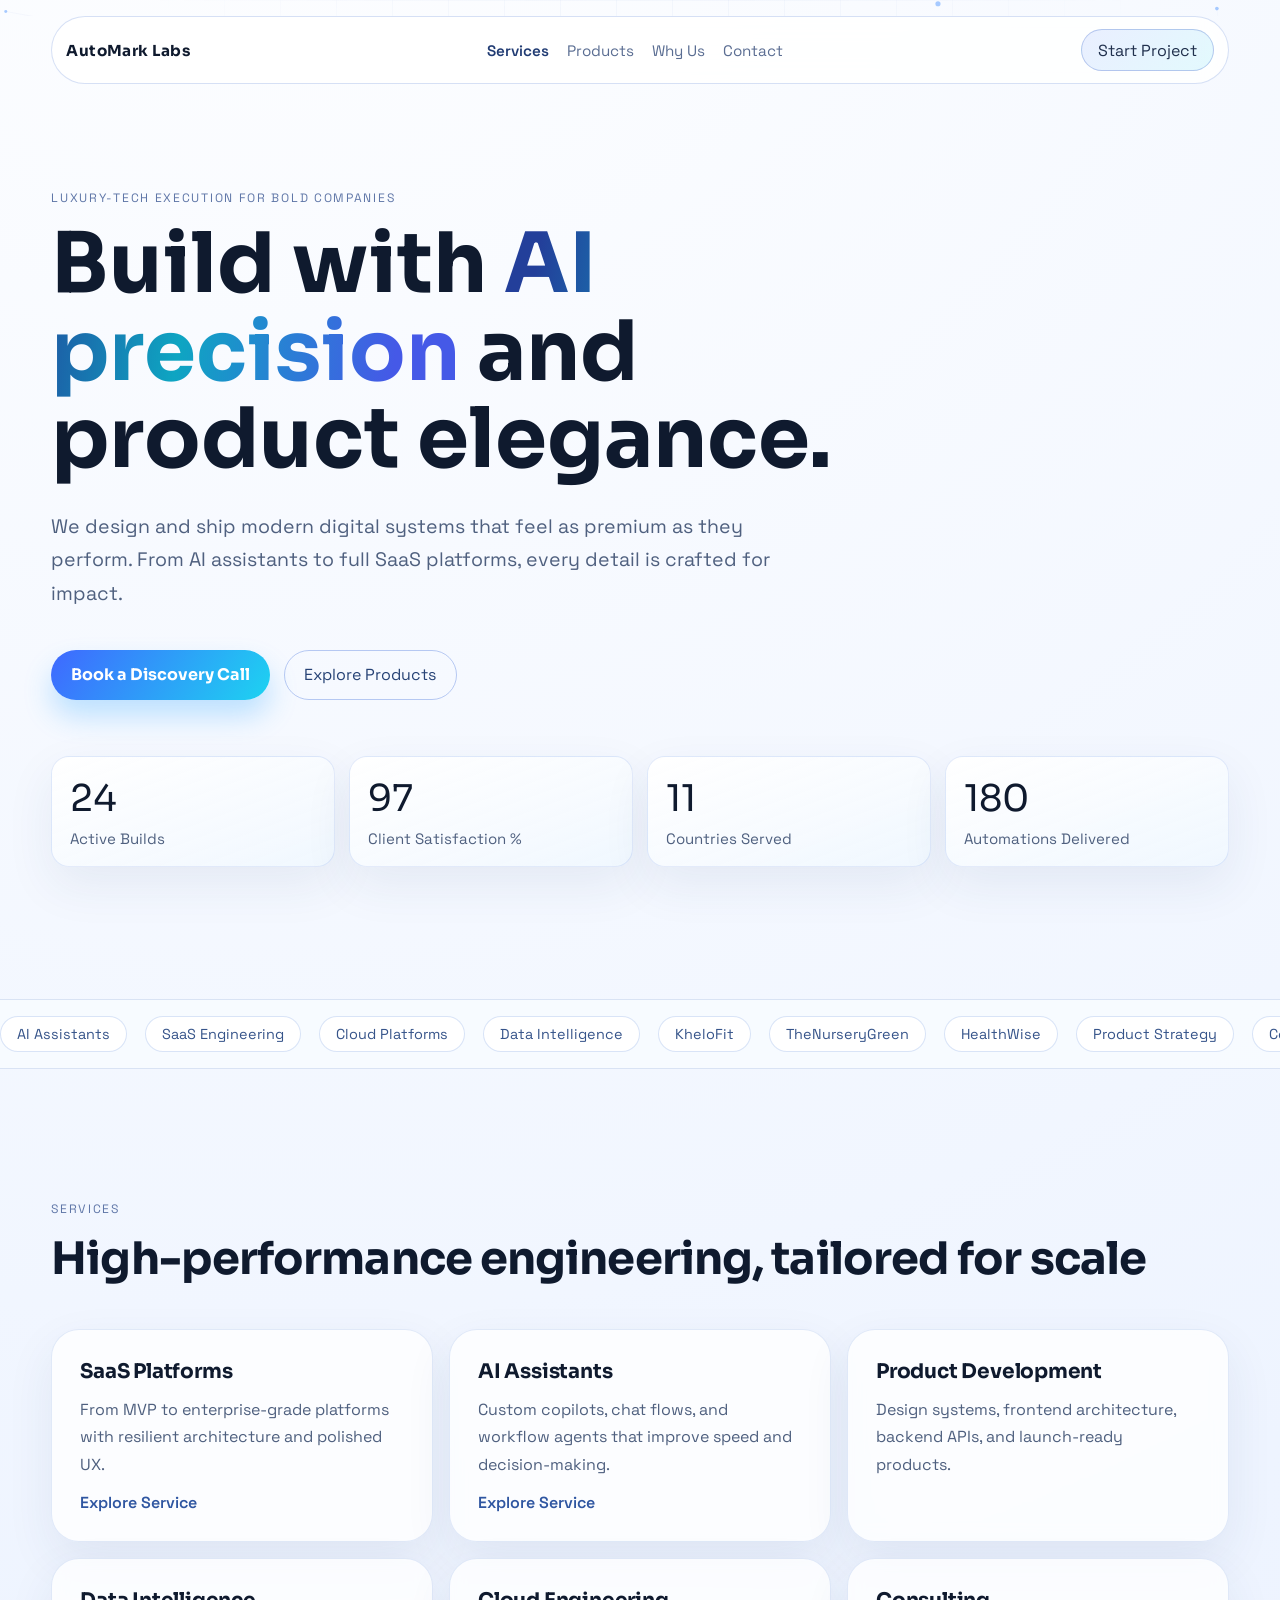
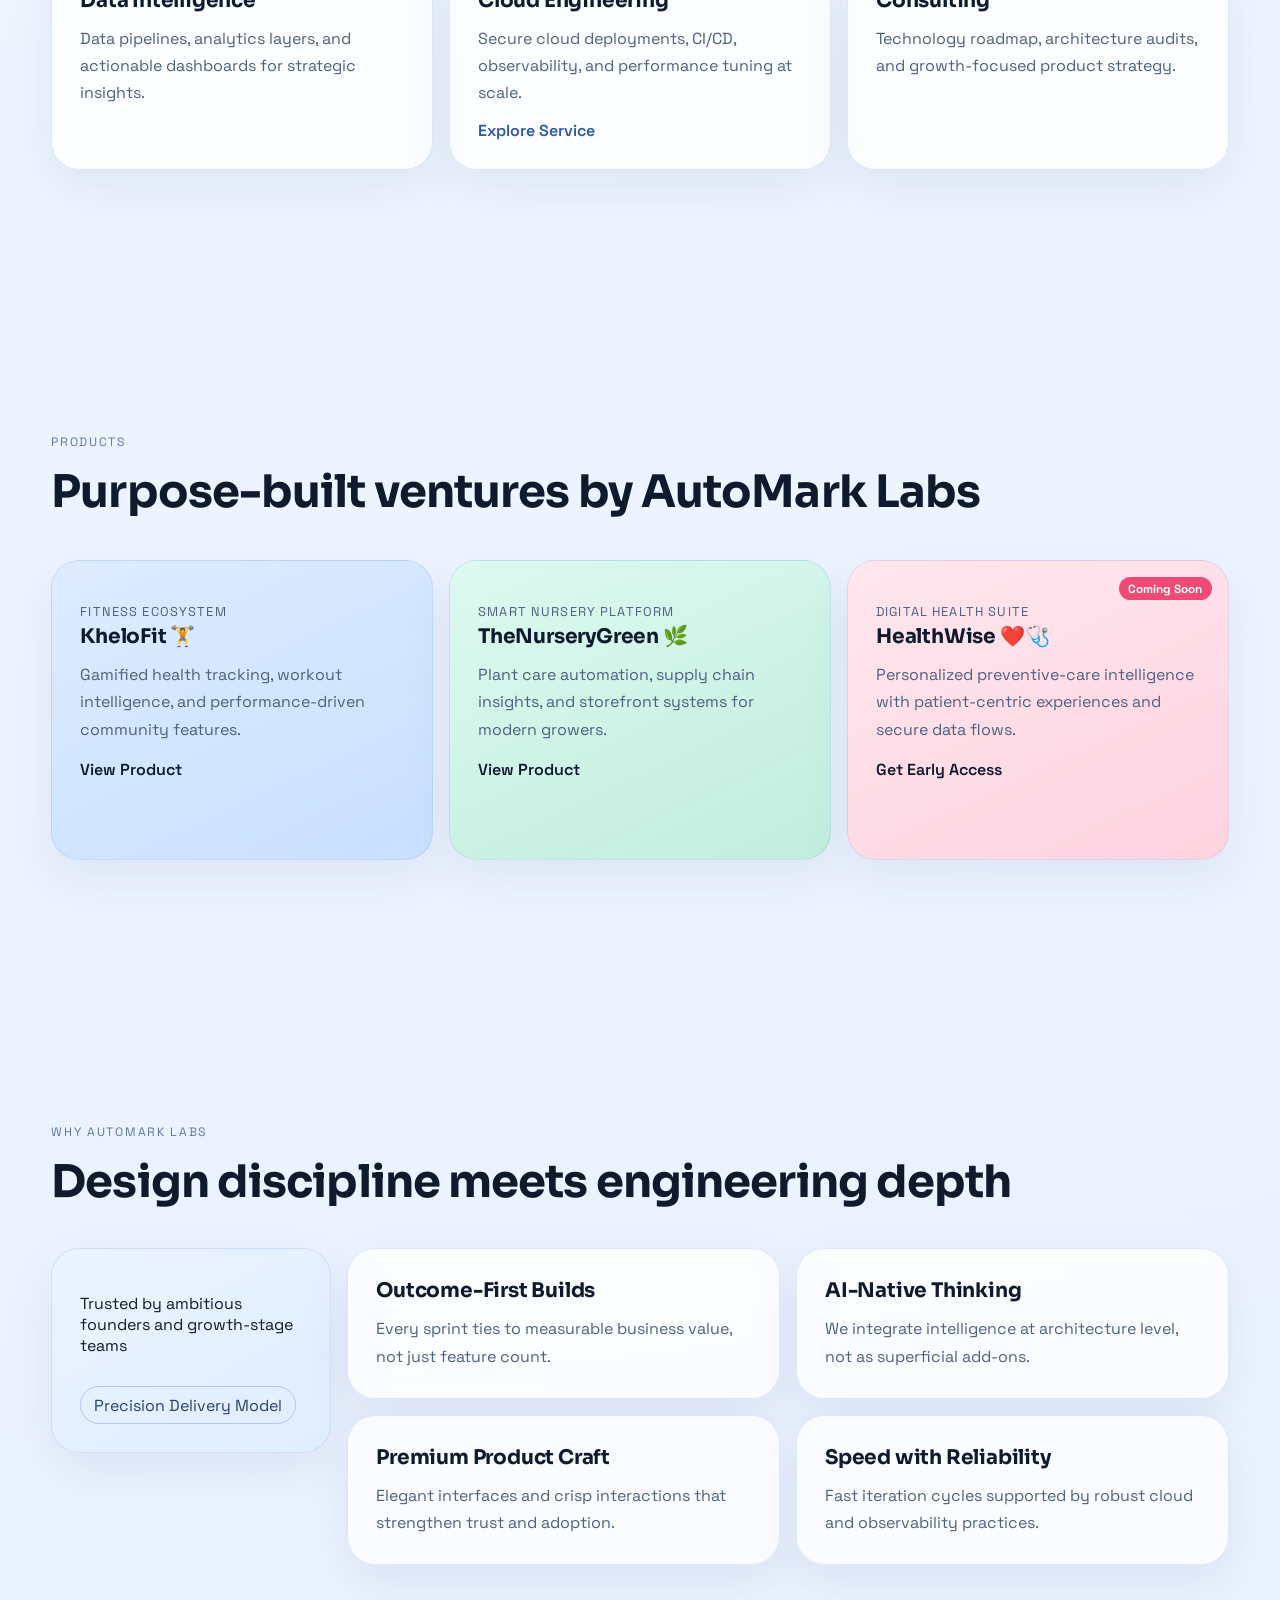
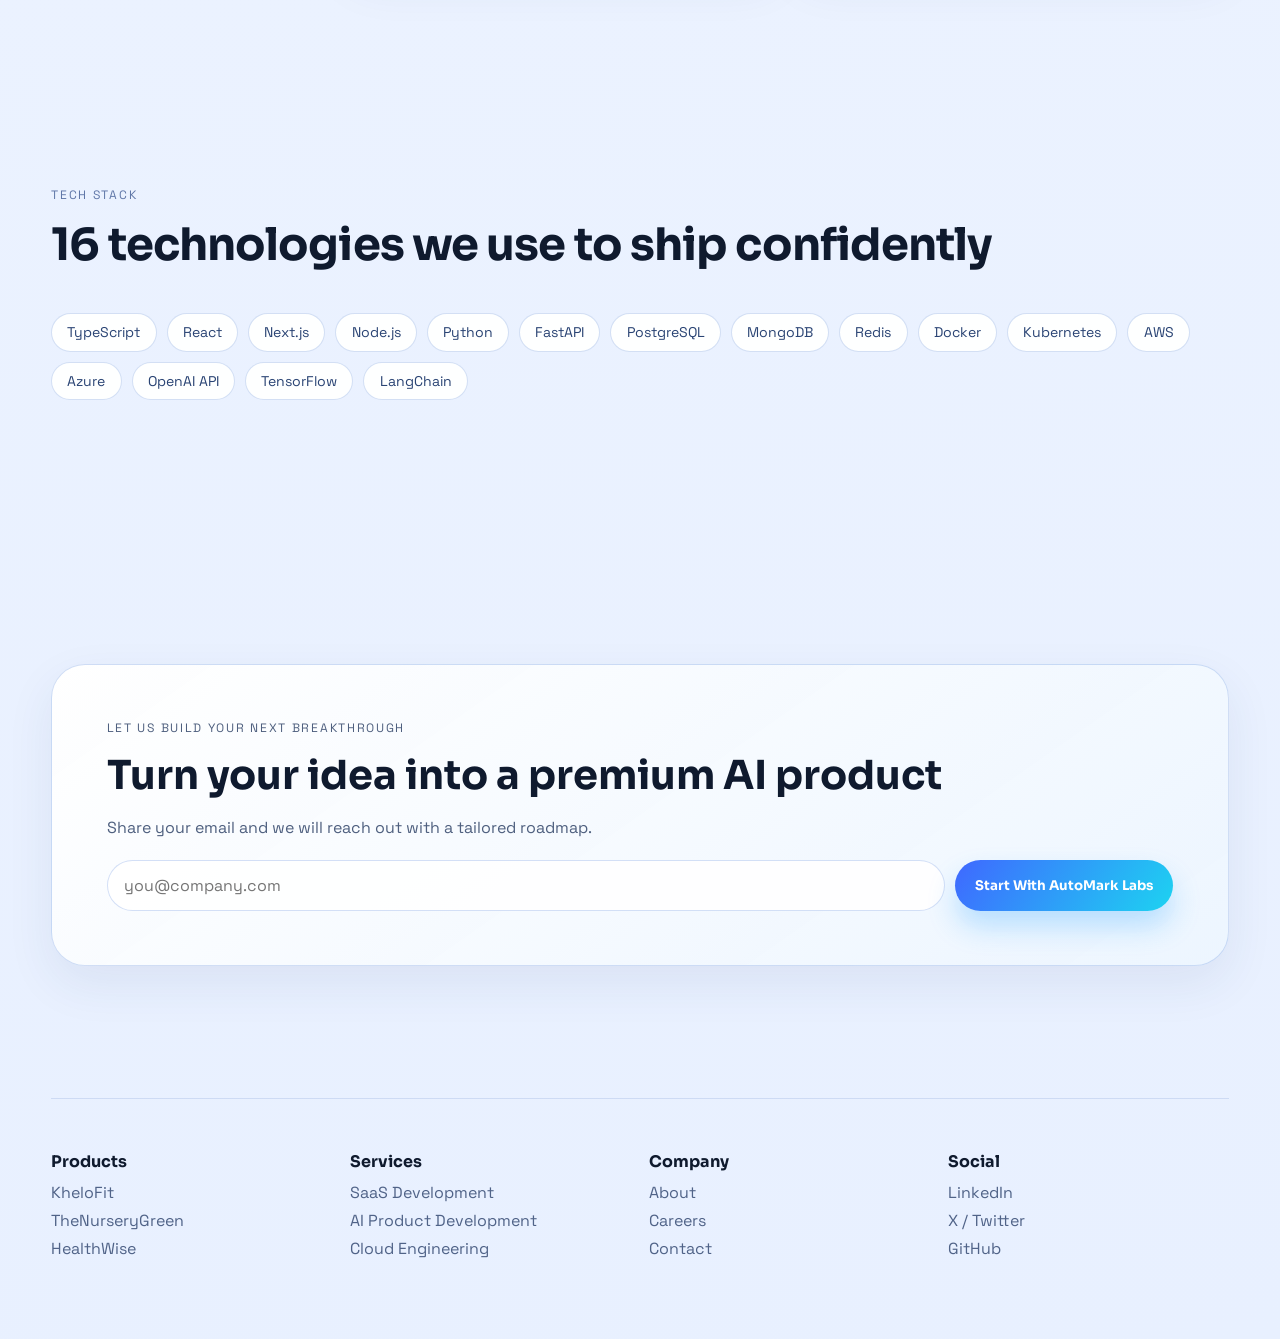
<file: index.html>
<!DOCTYPE html>
<html lang="en">
  <head>
    <meta charset="UTF-8" />
    <meta name="viewport" content="width=device-width, initial-scale=1.0" />
    <title>AutoMark Labs | AI Product Development, SaaS, and Cloud Engineering</title>
    <meta
      name="description"
      content="AutoMark Labs helps startups and businesses build AI products, SaaS platforms, cloud-native systems, and data intelligence solutions with premium design and engineering precision."
    />
    <meta
      name="keywords"
      content="AutoMark Labs, AI product development, SaaS development company, AI assistants, cloud engineering, data intelligence, product consulting, software development India"
    />
    <meta name="author" content="AutoMark Labs" />
    <meta name="robots" content="index, follow, max-image-preview:large, max-snippet:-1, max-video-preview:-1" />
    <link rel="canonical" href="https://automarklabs.in/" />

    <meta property="og:type" content="website" />
    <meta property="og:site_name" content="AutoMark Labs" />
    <meta property="og:title" content="AutoMark Labs | AI Product Development, SaaS, and Cloud Engineering" />
    <meta
      property="og:description"
      content="We design and build AI-first products, scalable SaaS platforms, and modern cloud systems for ambitious companies."
    />
    <meta property="og:url" content="https://automarklabs.in/" />
    <meta property="og:image" content="https://automarklabs.in/og-image.svg" />

    <meta name="twitter:card" content="summary_large_image" />
    <meta name="twitter:title" content="AutoMark Labs | AI Product Development, SaaS, and Cloud Engineering" />
    <meta
      name="twitter:description"
      content="AI products, SaaS engineering, cloud infrastructure, and data intelligence crafted with premium product design."
    />
    <meta name="twitter:image" content="https://automarklabs.in/og-image.svg" />

    <link rel="icon" type="image/svg+xml" href="/favicon.svg" />

    <link rel="preconnect" href="https://fonts.googleapis.com" />
    <link rel="preconnect" href="https://fonts.gstatic.com" crossorigin />
    <link
      href="https://fonts.googleapis.com/css2?family=Space+Grotesk:wght@400;500;600;700&family=Sora:wght@400;500;600;700;800&display=swap"
      rel="stylesheet"
    />

    <script type="application/ld+json">
      {
        "@context": "https://schema.org",
        "@type": "Organization",
        "name": "AutoMark Labs",
        "url": "https://automarklabs.in/",
        "description": "AutoMark Labs builds AI products, SaaS platforms, and cloud-native systems with premium design and engineering.",
        "sameAs": [
          "https://www.linkedin.com/",
          "https://x.com/",
          "https://github.com/tom226"
        ],
        "knowsAbout": [
          "AI Product Development",
          "SaaS Engineering",
          "Cloud Engineering",
          "Data Intelligence",
          "Technology Consulting"
        ]
      }
    </script>

    <link rel="stylesheet" href="styles.css" />
  </head>
  <body>
    <canvas id="particle-network" aria-hidden="true"></canvas>
    <div class="grid-atmosphere" aria-hidden="true"></div>

    <header class="site-header">
      <div class="brand">AutoMark Labs</div>
      <nav class="top-nav">
        <a href="#services">Services</a>
        <a href="#products">Products</a>
        <a href="#why">Why Us</a>
        <a href="#contact">Contact</a>
      </nav>
      <a class="ghost-btn" href="#contact">Start Project</a>
    </header>

    <main>
      <section class="hero section-pad" id="top">
        <div class="hero-glow" aria-hidden="true"></div>
        <p class="eyebrow reveal">Luxury-tech execution for bold companies</p>
        <h1 class="hero-title reveal">
          Build with
          <span class="gradient-text">AI precision</span>
          and product elegance.
        </h1>
        <p class="hero-copy reveal">
          We design and ship modern digital systems that feel as premium as they perform.
          From AI assistants to full SaaS platforms, every detail is crafted for impact.
        </p>

        <div class="hero-cta reveal">
          <a class="cta-btn" href="#contact">Book a Discovery Call</a>
          <a class="link-btn" href="#products">Explore Products</a>
        </div>

        <div class="hero-stats reveal">
          <article class="stat-card">
            <p class="stat-number" data-target="24">0</p>
            <p class="stat-label">Active Builds</p>
          </article>
          <article class="stat-card">
            <p class="stat-number" data-target="97">0</p>
            <p class="stat-label">Client Satisfaction %</p>
          </article>
          <article class="stat-card">
            <p class="stat-number" data-target="11">0</p>
            <p class="stat-label">Countries Served</p>
          </article>
          <article class="stat-card">
            <p class="stat-number" data-target="180">0</p>
            <p class="stat-label">Automations Delivered</p>
          </article>
        </div>
      </section>

      <section class="marquee-wrap" aria-label="Products and services marquee">
        <div class="marquee-track">
          <span>AI Assistants</span>
          <span>SaaS Engineering</span>
          <span>Cloud Platforms</span>
          <span>Data Intelligence</span>
          <span>KheloFit</span>
          <span>TheNurseryGreen</span>
          <span>HealthWise</span>
          <span>Product Strategy</span>
          <span>Consulting</span>
          <span>AI Automation</span>
        </div>
      </section>

      <section class="section-pad" id="services">
        <div class="section-head reveal">
          <p class="eyebrow">Services</p>
          <h2>High-performance engineering, tailored for scale</h2>
        </div>

        <div class="card-grid services-grid">
          <article class="service-card reveal">
            <h3>SaaS Platforms</h3>
            <p>From MVP to enterprise-grade platforms with resilient architecture and polished UX.</p>
            <a href="/saas-development.html" aria-label="Explore SaaS development service">Explore Service</a>
          </article>
          <article class="service-card reveal">
            <h3>AI Assistants</h3>
            <p>Custom copilots, chat flows, and workflow agents that improve speed and decision-making.</p>
            <a href="/ai-product-development.html" aria-label="Explore AI product development service">Explore Service</a>
          </article>
          <article class="service-card reveal">
            <h3>Product Development</h3>
            <p>Design systems, frontend architecture, backend APIs, and launch-ready products.</p>
          </article>
          <article class="service-card reveal">
            <h3>Data Intelligence</h3>
            <p>Data pipelines, analytics layers, and actionable dashboards for strategic insights.</p>
          </article>
          <article class="service-card reveal">
            <h3>Cloud Engineering</h3>
            <p>Secure cloud deployments, CI/CD, observability, and performance tuning at scale.</p>
            <a href="/cloud-engineering.html" aria-label="Explore cloud engineering service">Explore Service</a>
          </article>
          <article class="service-card reveal">
            <h3>Consulting</h3>
            <p>Technology roadmap, architecture audits, and growth-focused product strategy.</p>
          </article>
        </div>
      </section>

      <section class="section-pad" id="products">
        <div class="section-head reveal">
          <p class="eyebrow">Products</p>
          <h2>Purpose-built ventures by AutoMark Labs</h2>
        </div>

        <div class="products-grid">
          <article class="product-card p1 reveal">
            <p class="product-kicker">Fitness Ecosystem</p>
            <h3>KheloFit <span aria-hidden="true">🏋️</span></h3>
            <p>Gamified health tracking, workout intelligence, and performance-driven community features.</p>
            <a href="#" aria-label="Learn more about KheloFit">View Product</a>
          </article>

          <article class="product-card p2 reveal">
            <p class="product-kicker">Smart Nursery Platform</p>
            <h3>TheNurseryGreen <span aria-hidden="true">🌿</span></h3>
            <p>Plant care automation, supply chain insights, and storefront systems for modern growers.</p>
            <a href="#" aria-label="Learn more about TheNurseryGreen">View Product</a>
          </article>

          <article class="product-card p3 reveal">
            <span class="ribbon">Coming Soon</span>
            <p class="product-kicker">Digital Health Suite</p>
            <h3>HealthWise <span aria-hidden="true">❤️‍🩺</span></h3>
            <p>Personalized preventive-care intelligence with patient-centric experiences and secure data flows.</p>
            <a href="#" aria-label="Learn more about HealthWise">Get Early Access</a>
          </article>
        </div>
      </section>

      <section class="section-pad" id="why">
        <div class="section-head reveal">
          <p class="eyebrow">Why AutoMark Labs</p>
          <h2>Design discipline meets engineering depth</h2>
        </div>

        <div class="why-layout">
          <aside class="floating-badge reveal" aria-label="Company trust badge">
            <p>Trusted by ambitious founders and growth-stage teams</p>
            <div class="badge-chip">Precision Delivery Model</div>
          </aside>

          <div class="why-grid">
            <article class="why-card reveal">
              <h3>Outcome-First Builds</h3>
              <p>Every sprint ties to measurable business value, not just feature count.</p>
            </article>
            <article class="why-card reveal">
              <h3>AI-Native Thinking</h3>
              <p>We integrate intelligence at architecture level, not as superficial add-ons.</p>
            </article>
            <article class="why-card reveal">
              <h3>Premium Product Craft</h3>
              <p>Elegant interfaces and crisp interactions that strengthen trust and adoption.</p>
            </article>
            <article class="why-card reveal">
              <h3>Speed with Reliability</h3>
              <p>Fast iteration cycles supported by robust cloud and observability practices.</p>
            </article>
          </div>
        </div>
      </section>

      <section class="section-pad stack" id="stack">
        <div class="section-head reveal">
          <p class="eyebrow">Tech Stack</p>
          <h2>16 technologies we use to ship confidently</h2>
        </div>

        <div class="chip-wrap reveal" role="list" aria-label="Technology stack list">
          <span class="chip">TypeScript</span>
          <span class="chip">React</span>
          <span class="chip">Next.js</span>
          <span class="chip">Node.js</span>
          <span class="chip">Python</span>
          <span class="chip">FastAPI</span>
          <span class="chip">PostgreSQL</span>
          <span class="chip">MongoDB</span>
          <span class="chip">Redis</span>
          <span class="chip">Docker</span>
          <span class="chip">Kubernetes</span>
          <span class="chip">AWS</span>
          <span class="chip">Azure</span>
          <span class="chip">OpenAI API</span>
          <span class="chip">TensorFlow</span>
          <span class="chip">LangChain</span>
        </div>
      </section>

      <section class="section-pad" id="contact">
        <div class="cta-panel reveal">
          <p class="eyebrow">Let us build your next breakthrough</p>
          <h2>Turn your idea into a premium AI product</h2>
          <p>Share your email and we will reach out with a tailored roadmap.</p>
          <form class="cta-form" action="#" method="post">
            <label class="sr-only" for="email">Email Address</label>
            <input id="email" name="email" type="email" placeholder="you@company.com" required />
            <button type="submit">Start With AutoMark Labs</button>
          </form>
        </div>
      </section>
    </main>

    <footer class="site-footer section-pad">
      <div>
        <h4>Products</h4>
        <a href="#">KheloFit</a>
        <a href="#">TheNurseryGreen</a>
        <a href="#">HealthWise</a>
      </div>
      <div>
        <h4>Services</h4>
        <a href="/saas-development.html">SaaS Development</a>
        <a href="/ai-product-development.html">AI Product Development</a>
        <a href="/cloud-engineering.html">Cloud Engineering</a>
      </div>
      <div>
        <h4>Company</h4>
        <a href="#why">About</a>
        <a href="#contact">Careers</a>
        <a href="#contact">Contact</a>
      </div>
      <div>
        <h4>Social</h4>
        <a href="#" aria-label="LinkedIn">LinkedIn</a>
        <a href="#" aria-label="X">X / Twitter</a>
        <a href="#" aria-label="GitHub">GitHub</a>
      </div>
    </footer>

    <script src="script.js"></script>
  </body>
</html>
</file>
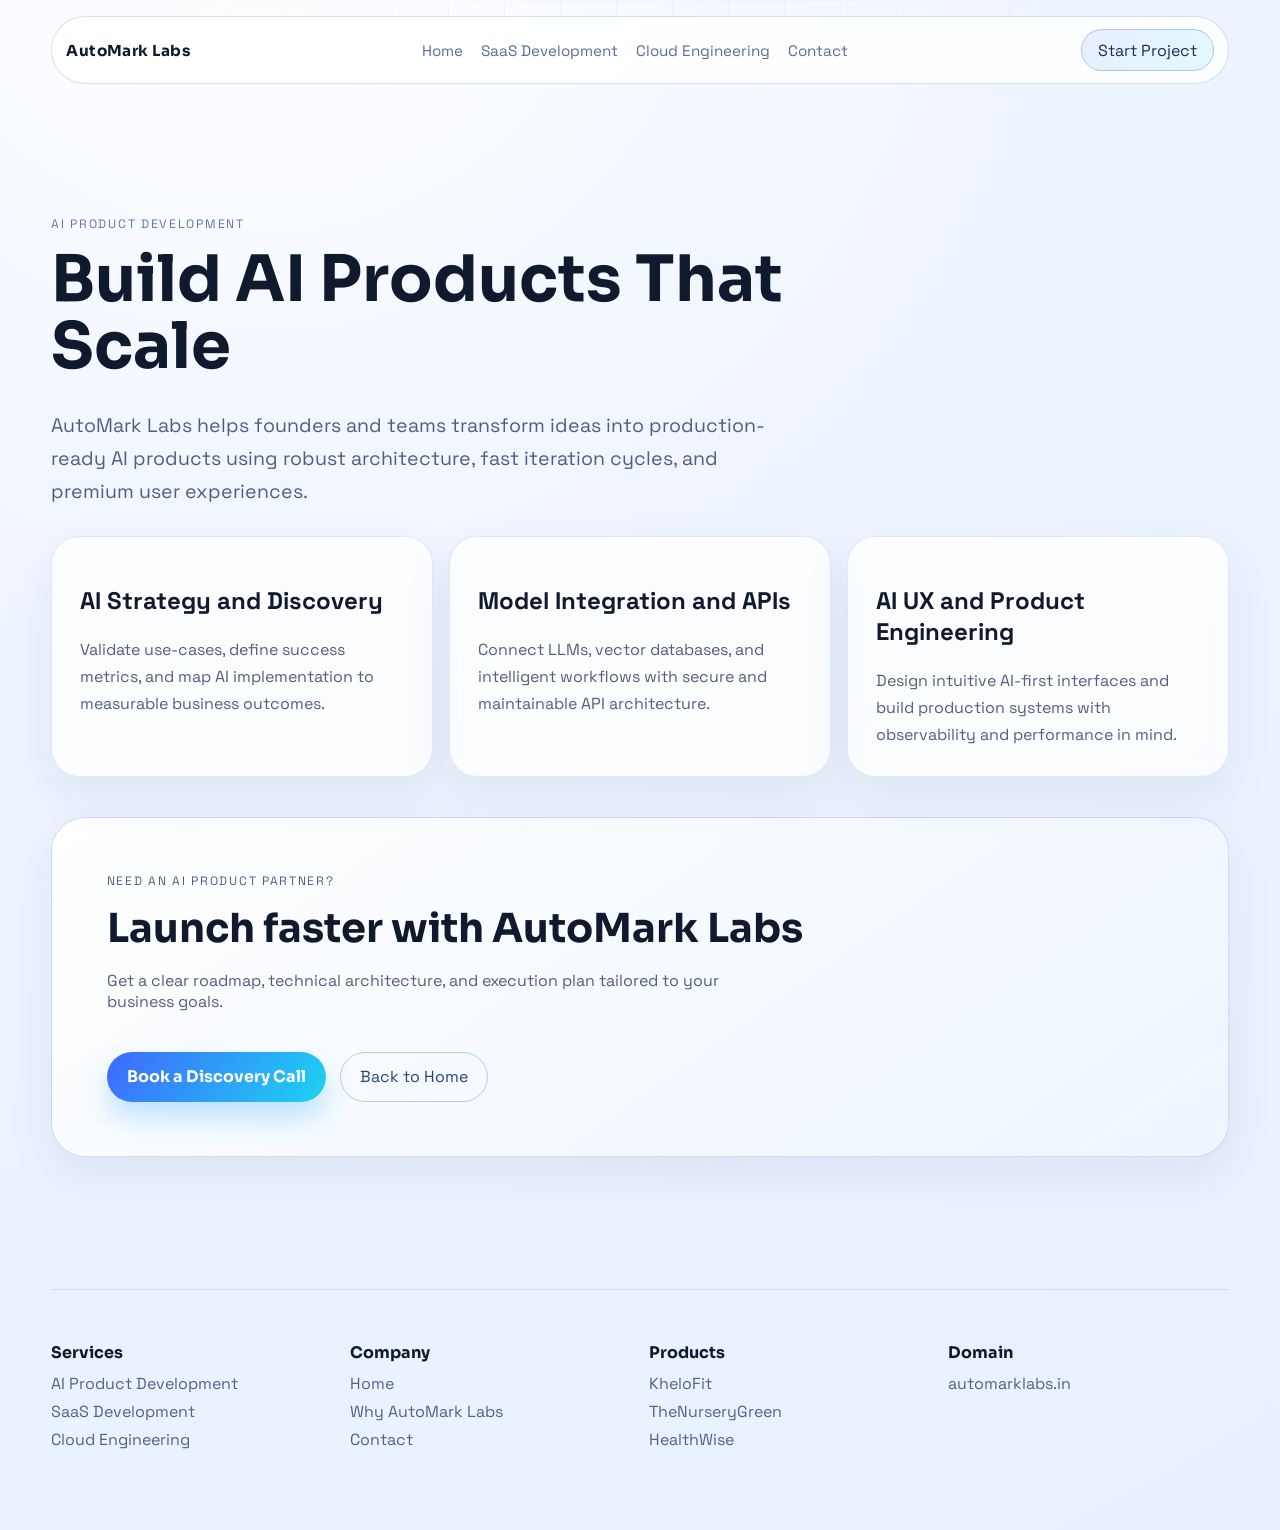
<file: ai-product-development.html>
<!DOCTYPE html>
<html lang="en">
  <head>
    <meta charset="UTF-8" />
    <meta name="viewport" content="width=device-width, initial-scale=1.0" />
    <title>AI Product Development Company in India | AutoMark Labs</title>
    <meta
      name="description"
      content="AutoMark Labs is an AI product development company helping startups and enterprises design, build, and scale AI-powered digital products."
    />
    <meta
      name="keywords"
      content="AI product development company, AI software development, AI app development India, generative AI product development"
    />
    <meta name="robots" content="index, follow, max-image-preview:large" />
    <link rel="canonical" href="https://automarklabs.in/ai-product-development.html" />

    <meta property="og:type" content="website" />
    <meta property="og:title" content="AI Product Development Company in India | AutoMark Labs" />
    <meta
      property="og:description"
      content="From strategy to deployment, we build AI-native products with scalable architecture and premium UX."
    />
    <meta property="og:url" content="https://automarklabs.in/ai-product-development.html" />
    <meta property="og:image" content="https://automarklabs.in/og-image.svg" />

    <meta name="twitter:card" content="summary_large_image" />
    <meta name="twitter:title" content="AI Product Development Company in India | AutoMark Labs" />
    <meta
      name="twitter:description"
      content="Build and scale AI products faster with AutoMark Labs engineering and product design expertise."
    />
    <meta name="twitter:image" content="https://automarklabs.in/og-image.svg" />

    <link rel="icon" type="image/svg+xml" href="/favicon.svg" />
    <link rel="preconnect" href="https://fonts.googleapis.com" />
    <link rel="preconnect" href="https://fonts.gstatic.com" crossorigin />
    <link
      href="https://fonts.googleapis.com/css2?family=Space+Grotesk:wght@400;500;600;700&family=Sora:wght@400;500;600;700;800&display=swap"
      rel="stylesheet"
    />
    <link rel="stylesheet" href="styles.css" />

    <script type="application/ld+json">
      {
        "@context": "https://schema.org",
        "@type": "Service",
        "name": "AI Product Development",
        "provider": {
          "@type": "Organization",
          "name": "AutoMark Labs",
          "url": "https://automarklabs.in/"
        },
        "areaServed": "India",
        "serviceType": "AI Product Development",
        "url": "https://automarklabs.in/ai-product-development.html"
      }
    </script>
  </head>
  <body>
    <div class="grid-atmosphere" aria-hidden="true"></div>

    <header class="site-header">
      <a class="brand" href="/">AutoMark Labs</a>
      <nav class="top-nav">
        <a href="/">Home</a>
        <a href="/saas-development.html">SaaS Development</a>
        <a href="/cloud-engineering.html">Cloud Engineering</a>
        <a href="/#contact">Contact</a>
      </nav>
      <a class="ghost-btn" href="/#contact">Start Project</a>
    </header>

    <main class="section-pad">
      <section class="section-head">
        <p class="eyebrow">AI Product Development</p>
        <h1 class="hero-title" style="font-size: clamp(2rem, 5vw, 4rem)">Build AI Products That Scale</h1>
        <p class="hero-copy">
          AutoMark Labs helps founders and teams transform ideas into production-ready AI products using robust architecture,
          fast iteration cycles, and premium user experiences.
        </p>
      </section>

      <section class="card-grid services-grid" style="margin-top: 28px">
        <article class="service-card">
          <h2>AI Strategy and Discovery</h2>
          <p>Validate use-cases, define success metrics, and map AI implementation to measurable business outcomes.</p>
        </article>
        <article class="service-card">
          <h2>Model Integration and APIs</h2>
          <p>Connect LLMs, vector databases, and intelligent workflows with secure and maintainable API architecture.</p>
        </article>
        <article class="service-card">
          <h2>AI UX and Product Engineering</h2>
          <p>Design intuitive AI-first interfaces and build production systems with observability and performance in mind.</p>
        </article>
      </section>

      <section class="cta-panel" style="margin-top: 40px">
        <p class="eyebrow">Need an AI product partner?</p>
        <h2>Launch faster with AutoMark Labs</h2>
        <p>Get a clear roadmap, technical architecture, and execution plan tailored to your business goals.</p>
        <div class="hero-cta">
          <a class="cta-btn" href="/#contact">Book a Discovery Call</a>
          <a class="link-btn" href="/">Back to Home</a>
        </div>
      </section>
    </main>

    <footer class="site-footer section-pad">
      <div>
        <h4>Services</h4>
        <a href="/ai-product-development.html">AI Product Development</a>
        <a href="/saas-development.html">SaaS Development</a>
        <a href="/cloud-engineering.html">Cloud Engineering</a>
      </div>
      <div>
        <h4>Company</h4>
        <a href="/">Home</a>
        <a href="/#why">Why AutoMark Labs</a>
        <a href="/#contact">Contact</a>
      </div>
      <div>
        <h4>Products</h4>
        <a href="/">KheloFit</a>
        <a href="/">TheNurseryGreen</a>
        <a href="/">HealthWise</a>
      </div>
      <div>
        <h4>Domain</h4>
        <a href="https://automarklabs.in">automarklabs.in</a>
      </div>
    </footer>
  </body>
</html>
</file>
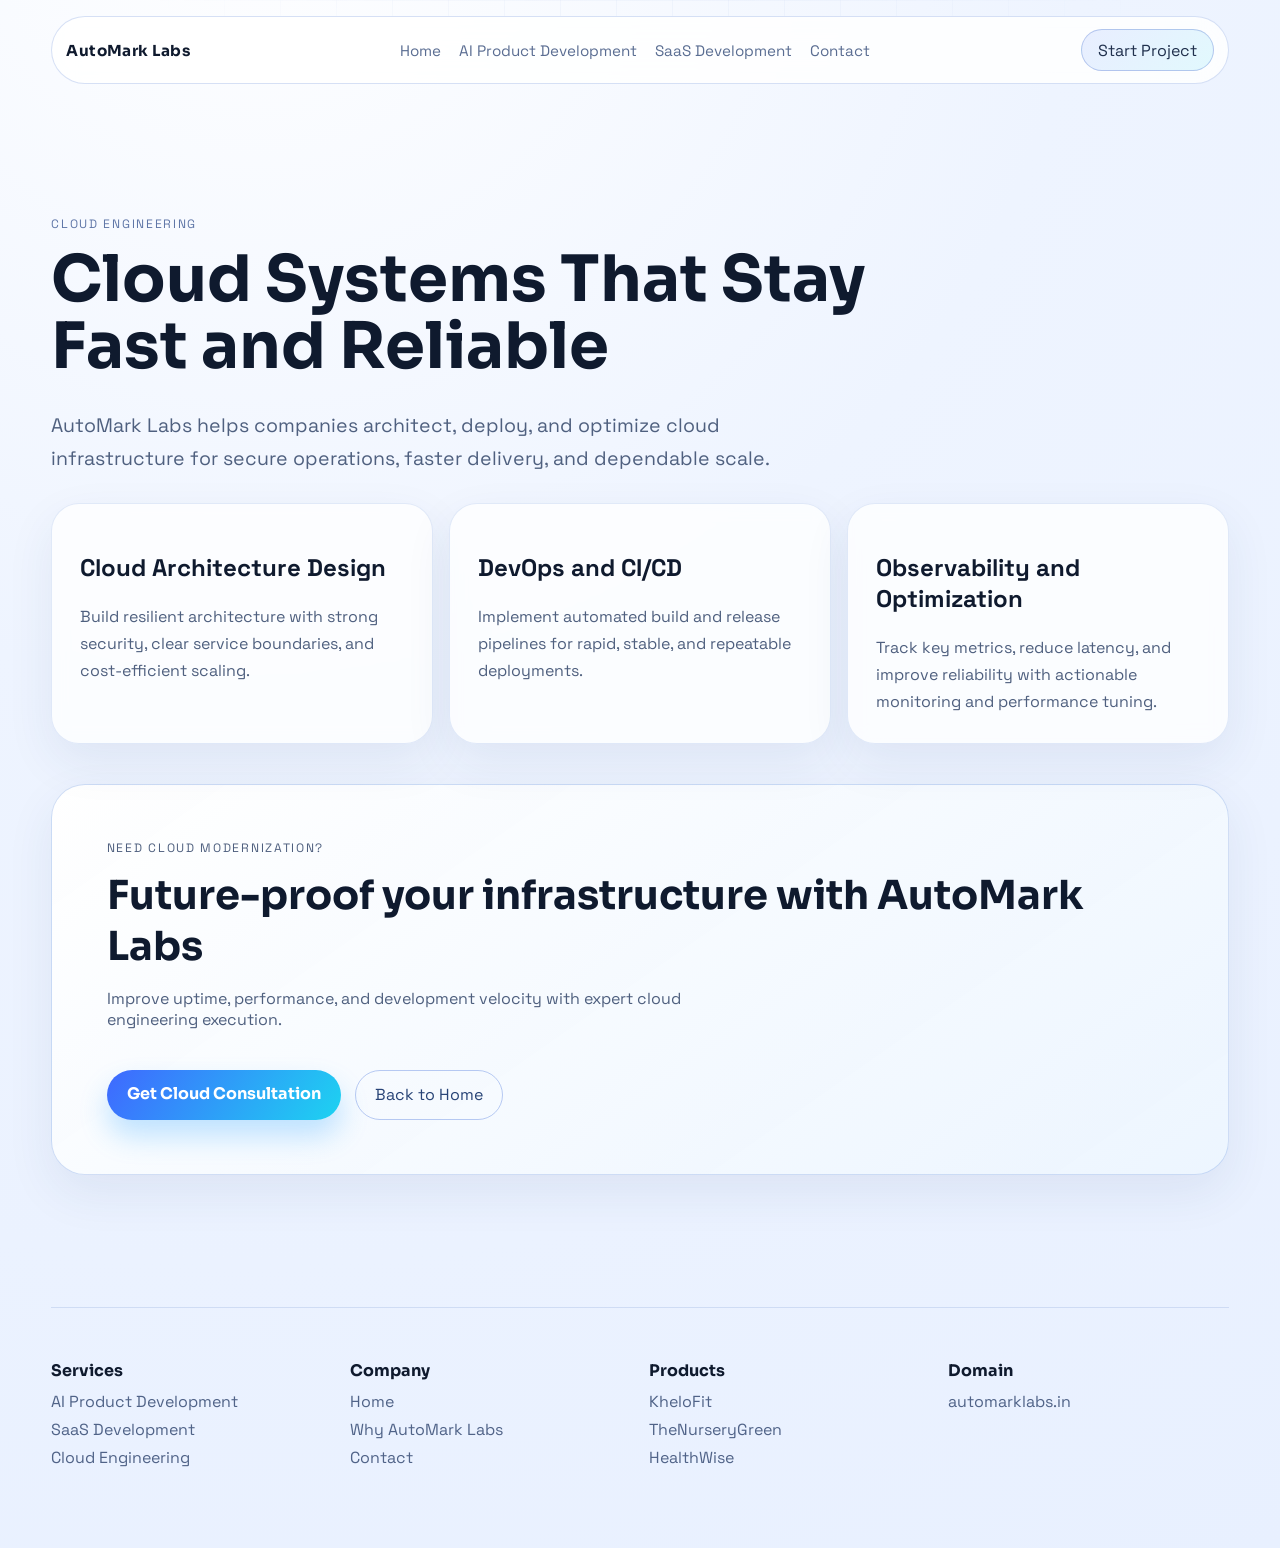
<file: cloud-engineering.html>
<!DOCTYPE html>
<html lang="en">
  <head>
    <meta charset="UTF-8" />
    <meta name="viewport" content="width=device-width, initial-scale=1.0" />
    <title>Cloud Engineering Services in India | AutoMark Labs</title>
    <meta
      name="description"
      content="AutoMark Labs provides cloud engineering services including architecture, migration, CI/CD, observability, and performance optimization."
    />
    <meta
      name="keywords"
      content="cloud engineering services, cloud architecture, cloud migration company, DevOps services India, CI/CD consulting"
    />
    <meta name="robots" content="index, follow, max-image-preview:large" />
    <link rel="canonical" href="https://automarklabs.in/cloud-engineering.html" />

    <meta property="og:type" content="website" />
    <meta property="og:title" content="Cloud Engineering Services in India | AutoMark Labs" />
    <meta
      property="og:description"
      content="Build reliable, scalable cloud infrastructure with AutoMark Labs architecture and DevOps expertise."
    />
    <meta property="og:url" content="https://automarklabs.in/cloud-engineering.html" />
    <meta property="og:image" content="https://automarklabs.in/og-image.svg" />

    <meta name="twitter:card" content="summary_large_image" />
    <meta name="twitter:title" content="Cloud Engineering Services in India | AutoMark Labs" />
    <meta
      name="twitter:description"
      content="Design and optimize cloud systems with observability, security, and high performance at every layer."
    />
    <meta name="twitter:image" content="https://automarklabs.in/og-image.svg" />

    <link rel="icon" type="image/svg+xml" href="/favicon.svg" />
    <link rel="preconnect" href="https://fonts.googleapis.com" />
    <link rel="preconnect" href="https://fonts.gstatic.com" crossorigin />
    <link
      href="https://fonts.googleapis.com/css2?family=Space+Grotesk:wght@400;500;600;700&family=Sora:wght@400;500;600;700;800&display=swap"
      rel="stylesheet"
    />
    <link rel="stylesheet" href="styles.css" />

    <script type="application/ld+json">
      {
        "@context": "https://schema.org",
        "@type": "Service",
        "name": "Cloud Engineering",
        "provider": {
          "@type": "Organization",
          "name": "AutoMark Labs",
          "url": "https://automarklabs.in/"
        },
        "areaServed": "India",
        "serviceType": "Cloud Engineering",
        "url": "https://automarklabs.in/cloud-engineering.html"
      }
    </script>
  </head>
  <body>
    <div class="grid-atmosphere" aria-hidden="true"></div>

    <header class="site-header">
      <a class="brand" href="/">AutoMark Labs</a>
      <nav class="top-nav">
        <a href="/">Home</a>
        <a href="/ai-product-development.html">AI Product Development</a>
        <a href="/saas-development.html">SaaS Development</a>
        <a href="/#contact">Contact</a>
      </nav>
      <a class="ghost-btn" href="/#contact">Start Project</a>
    </header>

    <main class="section-pad">
      <section class="section-head">
        <p class="eyebrow">Cloud Engineering</p>
        <h1 class="hero-title" style="font-size: clamp(2rem, 5vw, 4rem)">Cloud Systems That Stay Fast and Reliable</h1>
        <p class="hero-copy">
          AutoMark Labs helps companies architect, deploy, and optimize cloud infrastructure for secure operations,
          faster delivery, and dependable scale.
        </p>
      </section>

      <section class="card-grid services-grid" style="margin-top: 28px">
        <article class="service-card">
          <h2>Cloud Architecture Design</h2>
          <p>Build resilient architecture with strong security, clear service boundaries, and cost-efficient scaling.</p>
        </article>
        <article class="service-card">
          <h2>DevOps and CI/CD</h2>
          <p>Implement automated build and release pipelines for rapid, stable, and repeatable deployments.</p>
        </article>
        <article class="service-card">
          <h2>Observability and Optimization</h2>
          <p>Track key metrics, reduce latency, and improve reliability with actionable monitoring and performance tuning.</p>
        </article>
      </section>

      <section class="cta-panel" style="margin-top: 40px">
        <p class="eyebrow">Need cloud modernization?</p>
        <h2>Future-proof your infrastructure with AutoMark Labs</h2>
        <p>Improve uptime, performance, and development velocity with expert cloud engineering execution.</p>
        <div class="hero-cta">
          <a class="cta-btn" href="/#contact">Get Cloud Consultation</a>
          <a class="link-btn" href="/">Back to Home</a>
        </div>
      </section>
    </main>

    <footer class="site-footer section-pad">
      <div>
        <h4>Services</h4>
        <a href="/ai-product-development.html">AI Product Development</a>
        <a href="/saas-development.html">SaaS Development</a>
        <a href="/cloud-engineering.html">Cloud Engineering</a>
      </div>
      <div>
        <h4>Company</h4>
        <a href="/">Home</a>
        <a href="/#why">Why AutoMark Labs</a>
        <a href="/#contact">Contact</a>
      </div>
      <div>
        <h4>Products</h4>
        <a href="/">KheloFit</a>
        <a href="/">TheNurseryGreen</a>
        <a href="/">HealthWise</a>
      </div>
      <div>
        <h4>Domain</h4>
        <a href="https://automarklabs.in">automarklabs.in</a>
      </div>
    </footer>
  </body>
</html>
</file>
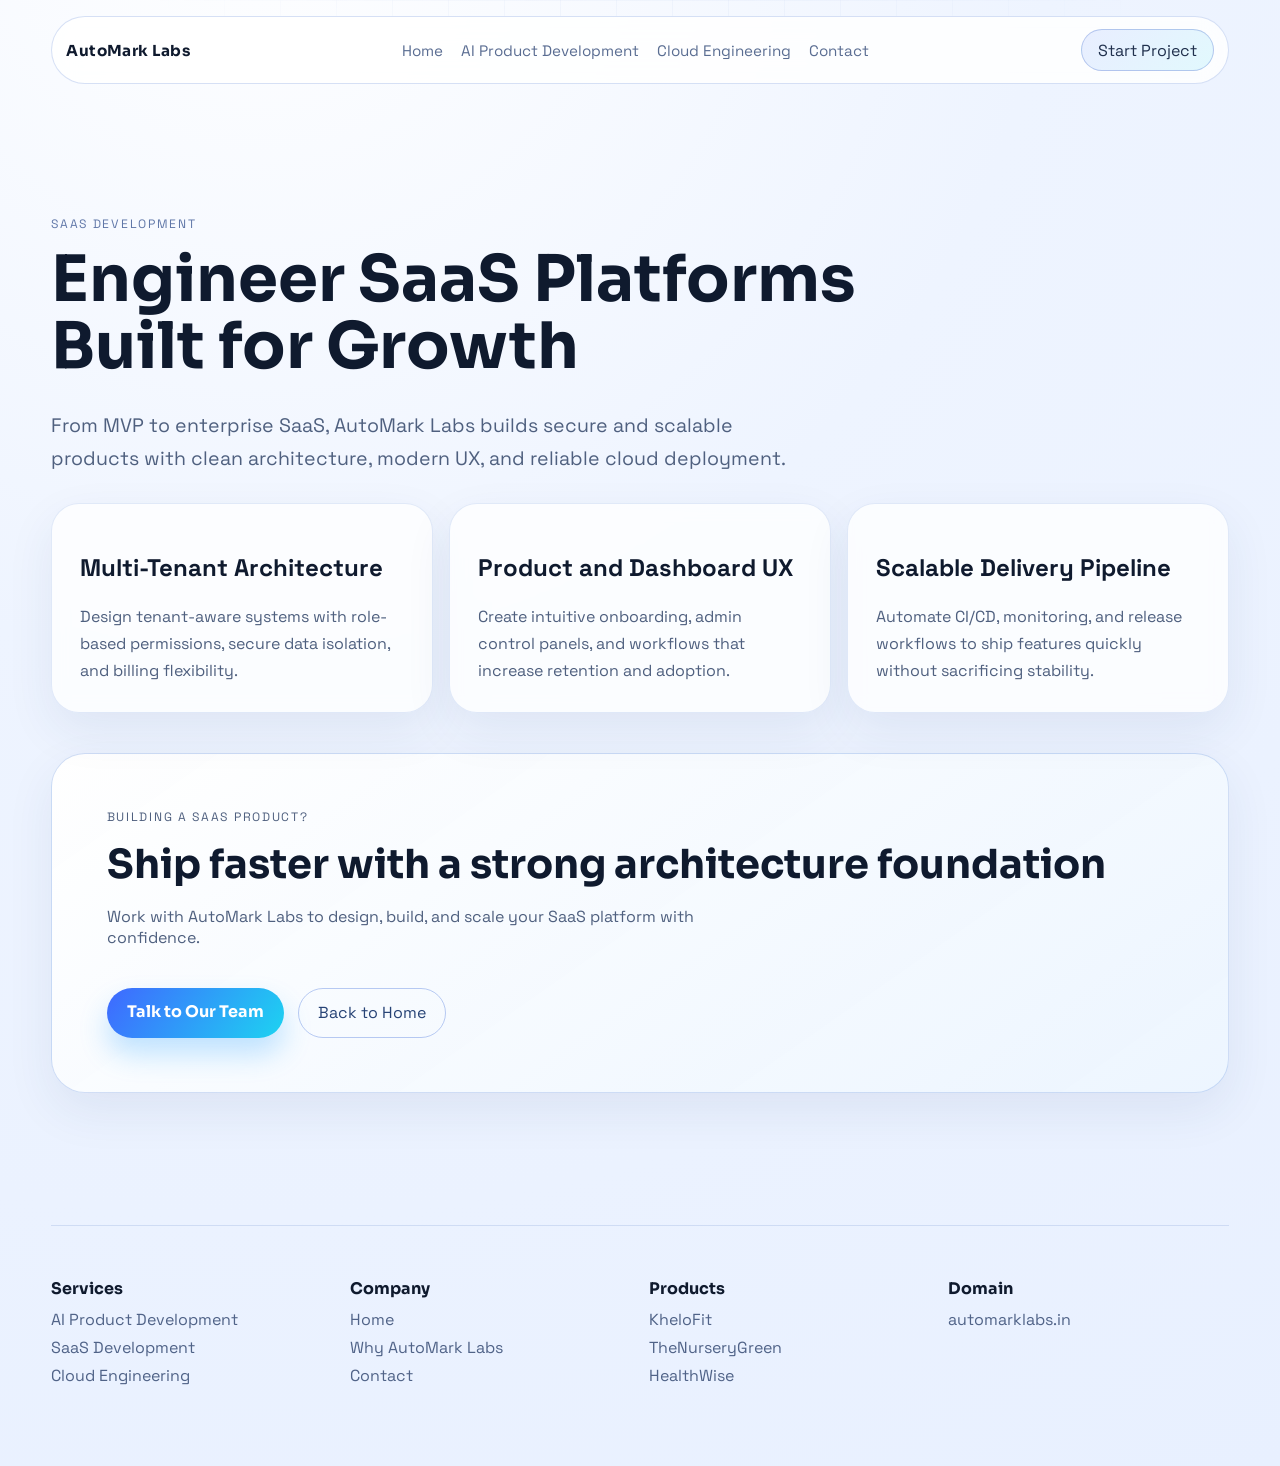
<file: saas-development.html>
<!DOCTYPE html>
<html lang="en">
  <head>
    <meta charset="UTF-8" />
    <meta name="viewport" content="width=device-width, initial-scale=1.0" />
    <title>SaaS Development Company in India | AutoMark Labs</title>
    <meta
      name="description"
      content="AutoMark Labs is a SaaS development company building scalable, secure, and user-centered SaaS platforms for startups and enterprises."
    />
    <meta
      name="keywords"
      content="SaaS development company, SaaS app development, multi-tenant SaaS architecture, custom SaaS development India"
    />
    <meta name="robots" content="index, follow, max-image-preview:large" />
    <link rel="canonical" href="https://automarklabs.in/saas-development.html" />

    <meta property="og:type" content="website" />
    <meta property="og:title" content="SaaS Development Company in India | AutoMark Labs" />
    <meta
      property="og:description"
      content="Build modern SaaS platforms with robust backend systems, elegant frontend experiences, and cloud reliability."
    />
    <meta property="og:url" content="https://automarklabs.in/saas-development.html" />
    <meta property="og:image" content="https://automarklabs.in/og-image.svg" />

    <meta name="twitter:card" content="summary_large_image" />
    <meta name="twitter:title" content="SaaS Development Company in India | AutoMark Labs" />
    <meta
      name="twitter:description"
      content="Launch and scale SaaS products with AutoMark Labs full-stack product engineering team."
    />
    <meta name="twitter:image" content="https://automarklabs.in/og-image.svg" />

    <link rel="icon" type="image/svg+xml" href="/favicon.svg" />
    <link rel="preconnect" href="https://fonts.googleapis.com" />
    <link rel="preconnect" href="https://fonts.gstatic.com" crossorigin />
    <link
      href="https://fonts.googleapis.com/css2?family=Space+Grotesk:wght@400;500;600;700&family=Sora:wght@400;500;600;700;800&display=swap"
      rel="stylesheet"
    />
    <link rel="stylesheet" href="styles.css" />

    <script type="application/ld+json">
      {
        "@context": "https://schema.org",
        "@type": "Service",
        "name": "SaaS Development",
        "provider": {
          "@type": "Organization",
          "name": "AutoMark Labs",
          "url": "https://automarklabs.in/"
        },
        "areaServed": "India",
        "serviceType": "SaaS Development",
        "url": "https://automarklabs.in/saas-development.html"
      }
    </script>
  </head>
  <body>
    <div class="grid-atmosphere" aria-hidden="true"></div>

    <header class="site-header">
      <a class="brand" href="/">AutoMark Labs</a>
      <nav class="top-nav">
        <a href="/">Home</a>
        <a href="/ai-product-development.html">AI Product Development</a>
        <a href="/cloud-engineering.html">Cloud Engineering</a>
        <a href="/#contact">Contact</a>
      </nav>
      <a class="ghost-btn" href="/#contact">Start Project</a>
    </header>

    <main class="section-pad">
      <section class="section-head">
        <p class="eyebrow">SaaS Development</p>
        <h1 class="hero-title" style="font-size: clamp(2rem, 5vw, 4rem)">Engineer SaaS Platforms Built for Growth</h1>
        <p class="hero-copy">
          From MVP to enterprise SaaS, AutoMark Labs builds secure and scalable products with clean architecture,
          modern UX, and reliable cloud deployment.
        </p>
      </section>

      <section class="card-grid services-grid" style="margin-top: 28px">
        <article class="service-card">
          <h2>Multi-Tenant Architecture</h2>
          <p>Design tenant-aware systems with role-based permissions, secure data isolation, and billing flexibility.</p>
        </article>
        <article class="service-card">
          <h2>Product and Dashboard UX</h2>
          <p>Create intuitive onboarding, admin control panels, and workflows that increase retention and adoption.</p>
        </article>
        <article class="service-card">
          <h2>Scalable Delivery Pipeline</h2>
          <p>Automate CI/CD, monitoring, and release workflows to ship features quickly without sacrificing stability.</p>
        </article>
      </section>

      <section class="cta-panel" style="margin-top: 40px">
        <p class="eyebrow">Building a SaaS product?</p>
        <h2>Ship faster with a strong architecture foundation</h2>
        <p>Work with AutoMark Labs to design, build, and scale your SaaS platform with confidence.</p>
        <div class="hero-cta">
          <a class="cta-btn" href="/#contact">Talk to Our Team</a>
          <a class="link-btn" href="/">Back to Home</a>
        </div>
      </section>
    </main>

    <footer class="site-footer section-pad">
      <div>
        <h4>Services</h4>
        <a href="/ai-product-development.html">AI Product Development</a>
        <a href="/saas-development.html">SaaS Development</a>
        <a href="/cloud-engineering.html">Cloud Engineering</a>
      </div>
      <div>
        <h4>Company</h4>
        <a href="/">Home</a>
        <a href="/#why">Why AutoMark Labs</a>
        <a href="/#contact">Contact</a>
      </div>
      <div>
        <h4>Products</h4>
        <a href="/">KheloFit</a>
        <a href="/">TheNurseryGreen</a>
        <a href="/">HealthWise</a>
      </div>
      <div>
        <h4>Domain</h4>
        <a href="https://automarklabs.in">automarklabs.in</a>
      </div>
    </footer>
  </body>
</html>
</file>
<file: styles.css>
:root {
  --bg: #f4f8ff;
  --bg-soft: #edf3ff;
  --surface: rgba(255, 255, 255, 0.78);
  --surface-2: rgba(246, 250, 255, 0.9);
  --line: rgba(94, 131, 201, 0.2);
  --text: #0f1a2e;
  --muted: #4f607f;
  --accent-cyan: #1dd3f1;
  --accent-indigo: #5674ff;
  --accent-blue: #3f68ff;
  --success: #1ec78f;
  --danger: #ee4a73;
  --radius-lg: 28px;
  --radius-md: 18px;
  --radius-sm: 12px;
  --shadow-main: 0 18px 48px rgba(39, 70, 120, 0.08);
  --container: min(1180px, 92vw);
}

* {
  box-sizing: border-box;
}

html,
body {
  margin: 0;
  padding: 0;
  color: var(--text);
  font-family: "Space Grotesk", "Segoe UI", sans-serif;
  background: radial-gradient(circle at 20% -10%, #ffffff 0%, #eef4ff 42%, #e8f0ff 100%);
  scroll-behavior: smooth;
}

body {
  min-height: 100vh;
  overflow-x: hidden;
}

a {
  color: inherit;
  text-decoration: none;
}

#particle-network {
  position: fixed;
  inset: 0;
  width: 100%;
  height: 100%;
  z-index: -3;
}

.grid-atmosphere {
  position: fixed;
  inset: 0;
  z-index: -2;
  background-image:
    linear-gradient(rgba(112, 145, 212, 0.18) 1px, transparent 1px),
    linear-gradient(90deg, rgba(112, 145, 212, 0.18) 1px, transparent 1px);
  background-size: 56px 56px;
  mask-image: radial-gradient(circle at center, rgba(0, 0, 0, 0.9), transparent 85%);
  pointer-events: none;
}

.site-header {
  width: var(--container);
  margin: 16px auto 0;
  position: sticky;
  top: 12px;
  z-index: 20;
  display: flex;
  align-items: center;
  justify-content: space-between;
  gap: 20px;
  padding: 12px 14px;
  border-radius: 999px;
  background: rgba(255, 255, 255, 0.84);
  border: 1px solid rgba(121, 154, 222, 0.3);
  backdrop-filter: blur(12px);
  transition: transform 0.28s ease, box-shadow 0.28s ease, background-color 0.28s ease;
}

.site-header.is-scrolled {
  transform: translateY(-2px) scale(0.995);
  box-shadow: 0 10px 30px rgba(31, 62, 115, 0.12);
  background: rgba(255, 255, 255, 0.92);
}

.brand {
  font-family: "Sora", "Segoe UI", sans-serif;
  font-weight: 700;
  letter-spacing: 0.03em;
  font-size: 0.95rem;
}

.top-nav {
  display: flex;
  gap: 18px;
  color: #5a6d92;
  font-size: 0.95rem;
}

.top-nav a {
  transition: color 0.25s ease;
}

.top-nav a:hover,
.top-nav a:focus-visible {
  color: var(--text);
}

.top-nav a.is-active {
  color: #203b73;
  font-weight: 600;
}

.ghost-btn {
  border: 1px solid rgba(98, 132, 212, 0.4);
  background: linear-gradient(135deg, rgba(87, 120, 255, 0.12), rgba(29, 211, 241, 0.12));
  color: #20304d;
  border-radius: 999px;
  padding: 0.6rem 1rem;
  font: inherit;
  cursor: pointer;
}

.section-pad {
  width: var(--container);
  margin: 0 auto;
  padding: 132px 0;
}

.hero {
  position: relative;
  padding-top: 106px;
}

.hero-glow {
  position: absolute;
  width: 580px;
  height: 580px;
  border-radius: 50%;
  left: 50%;
  top: 6%;
  transform: translateX(-50%);
  background: radial-gradient(circle, rgba(122, 167, 255, 0.34), rgba(255, 255, 255, 0));
  filter: blur(2px);
  z-index: -1;
}

.eyebrow {
  letter-spacing: 0.14em;
  text-transform: uppercase;
  color: #6077a8;
  font-size: 0.76rem;
  margin: 0 0 14px;
}

.hero-title {
  font-family: "Sora", "Segoe UI", sans-serif;
  font-size: clamp(2.4rem, 6.5vw, 5.2rem);
  line-height: 1.05;
  max-width: 900px;
  margin: 0;
}

.gradient-text {
  background: linear-gradient(100deg, #233f9a 8%, #0ea5c2 44%, #4559e7 86%);
  -webkit-background-clip: text;
  background-clip: text;
  color: transparent;
}

.hero-copy {
  max-width: 740px;
  color: var(--muted);
  font-size: clamp(1rem, 2vw, 1.22rem);
  margin: 28px 0 0;
  line-height: 1.7;
}

.hero-cta {
  margin-top: 40px;
  display: flex;
  gap: 14px;
  flex-wrap: wrap;
}

.cta-btn,
.cta-form button {
  background: linear-gradient(125deg, var(--accent-blue), var(--accent-cyan));
  color: #ffffff;
  border: 0;
  border-radius: 999px;
  padding: 0.86rem 1.25rem;
  font-weight: 700;
  font-family: "Sora", "Segoe UI", sans-serif;
  cursor: pointer;
  box-shadow: 0 16px 28px rgba(40, 162, 255, 0.28);
}

.link-btn {
  border: 1px solid rgba(123, 155, 230, 0.52);
  border-radius: 999px;
  padding: 0.84rem 1.2rem;
  color: #274376;
}

.hero-stats {
  margin-top: 56px;
  display: grid;
  grid-template-columns: repeat(4, minmax(140px, 1fr));
  gap: 14px;
}

.stat-card {
  background: linear-gradient(160deg, rgba(255, 255, 255, 0.96), rgba(240, 247, 255, 0.9));
  border-radius: var(--radius-md);
  border: 1px solid rgba(119, 157, 229, 0.2);
  padding: 18px;
  box-shadow: var(--shadow-main);
}

.stat-number {
  font-family: "Sora", "Segoe UI", sans-serif;
  font-size: clamp(1.5rem, 3vw, 2.3rem);
  margin: 0;
}

.stat-label {
  margin: 7px 0 0;
  color: var(--muted);
  font-size: 0.94rem;
}

.marquee-wrap {
  border-top: 1px solid var(--line);
  border-bottom: 1px solid var(--line);
  overflow: hidden;
  background: rgba(248, 252, 255, 0.85);
}

.marquee-track {
  display: flex;
  gap: 18px;
  width: max-content;
  padding: 16px 0;
  animation: marquee 30s linear infinite;
}

.marquee-track span {
  border: 1px solid rgba(129, 167, 229, 0.3);
  background: rgba(255, 255, 255, 0.95);
  border-radius: 999px;
  padding: 0.52rem 1rem;
  font-size: 0.9rem;
  color: #36548a;
}

@keyframes marquee {
  from {
    transform: translateX(0%);
  }
  to {
    transform: translateX(-50%);
  }
}

.section-head h2 {
  margin: 0;
  font-family: "Sora", "Segoe UI", sans-serif;
  font-size: clamp(1.6rem, 4vw, 2.8rem);
  letter-spacing: -0.02em;
}

.card-grid {
  margin-top: 42px;
  display: grid;
  gap: 16px;
}

.services-grid {
  grid-template-columns: repeat(3, minmax(0, 1fr));
}

.service-card,
.why-card,
.product-card,
.floating-badge {
  border-radius: var(--radius-lg);
  border: 1px solid rgba(125, 161, 224, 0.22);
  background: var(--surface);
  backdrop-filter: blur(8px);
  padding: 28px;
  box-shadow: var(--shadow-main);
}

.service-card h3,
.why-card h3,
.product-card h3 {
  margin: 0;
  font-family: "Sora", "Segoe UI", sans-serif;
  font-size: 1.26rem;
  letter-spacing: -0.01em;
}

.service-card p,
.why-card p,
.product-card p {
  margin: 12px 0 0;
  color: var(--muted);
  line-height: 1.7;
}

.service-card a {
  display: inline-block;
  margin-top: 14px;
  color: #2f56a1;
  font-weight: 600;
}

.service-card a:hover,
.service-card a:focus-visible {
  color: #1f3d78;
}

.products-grid {
  margin-top: 40px;
  display: grid;
  grid-template-columns: repeat(3, minmax(0, 1fr));
  gap: 16px;
}

.product-card {
  position: relative;
  min-height: 300px;
}

.product-kicker {
  margin: 0;
  font-size: 0.8rem;
  letter-spacing: 0.09em;
  text-transform: uppercase;
}

.product-card a {
  display: inline-block;
  margin-top: 16px;
  font-weight: 600;
}

.product-card.p1 {
  background: linear-gradient(155deg, rgba(221, 235, 255, 0.95), rgba(197, 221, 255, 0.92));
}

.product-card.p2 {
  background: linear-gradient(155deg, rgba(221, 249, 239, 0.95), rgba(190, 236, 220, 0.94));
}

.product-card.p3 {
  background: linear-gradient(155deg, rgba(255, 230, 237, 0.95), rgba(255, 208, 222, 0.94));
}

.ribbon {
  position: absolute;
  top: 16px;
  right: 16px;
  background: var(--danger);
  color: white;
  padding: 0.24rem 0.6rem;
  border-radius: 999px;
  font-size: 0.74rem;
  font-weight: 700;
}

.why-layout {
  margin-top: 38px;
  display: grid;
  grid-template-columns: 280px 1fr;
  gap: 16px;
}

.floating-badge {
  align-self: start;
  position: sticky;
  top: 110px;
  background: linear-gradient(150deg, rgba(234, 243, 255, 0.95), rgba(223, 236, 255, 0.94));
}

.badge-chip {
  display: inline-block;
  margin-top: 14px;
  border-radius: 999px;
  border: 1px solid rgba(116, 152, 218, 0.45);
  padding: 0.45rem 0.8rem;
  color: #29406f;
}

.why-grid {
  display: grid;
  gap: 16px;
  grid-template-columns: repeat(2, minmax(0, 1fr));
}

.stack {
  padding-top: 90px;
}

.chip-wrap {
  margin-top: 40px;
  display: flex;
  flex-wrap: wrap;
  gap: 10px;
}

.chip {
  border-radius: 999px;
  padding: 0.58rem 0.95rem;
  border: 1px solid rgba(120, 155, 219, 0.32);
  background: rgba(255, 255, 255, 0.94);
  color: #2a4474;
  font-size: 0.88rem;
}

.cta-panel {
  border: 1px solid rgba(125, 160, 226, 0.35);
  border-radius: 34px;
  background: linear-gradient(145deg, rgba(255, 255, 255, 0.98), rgba(236, 245, 255, 0.96));
  padding: clamp(1.8rem, 4.3vw, 3.4rem);
  box-shadow: var(--shadow-main);
}

.cta-panel h2 {
  margin: 0;
  font-size: clamp(1.5rem, 3.8vw, 2.5rem);
  font-family: "Sora", "Segoe UI", sans-serif;
}

.cta-panel p {
  color: var(--muted);
  max-width: 640px;
}

.cta-form {
  margin-top: 22px;
  display: flex;
  gap: 10px;
  flex-wrap: wrap;
}

.cta-form input {
  min-width: 260px;
  flex: 1;
  border-radius: 999px;
  border: 1px solid rgba(128, 164, 228, 0.35);
  background: rgba(255, 255, 255, 0.92);
  color: var(--text);
  padding: 0.88rem 1rem;
  font: inherit;
}

.site-footer {
  display: grid;
  grid-template-columns: repeat(4, minmax(0, 1fr));
  gap: 18px;
  border-top: 1px solid var(--line);
  padding-top: 52px;
  padding-bottom: 80px;
}

.site-footer h4 {
  margin: 0 0 10px;
  font-family: "Sora", "Segoe UI", sans-serif;
}

.site-footer a {
  display: block;
  color: #506388;
  margin-top: 7px;
}

.sr-only {
  position: absolute;
  width: 1px;
  height: 1px;
  overflow: hidden;
  clip: rect(0, 0, 0, 0);
  white-space: nowrap;
}

.reveal {
  opacity: 0;
  transform: translateY(24px);
  transition: opacity 0.8s ease, transform 0.8s ease;
}

.reveal.is-visible {
  opacity: 1;
  transform: translateY(0);
}

@media (max-width: 1050px) {
  .hero-stats {
    grid-template-columns: repeat(2, minmax(0, 1fr));
  }

  .services-grid,
  .products-grid {
    grid-template-columns: repeat(2, minmax(0, 1fr));
  }

  .why-layout {
    grid-template-columns: 1fr;
  }

  .floating-badge {
    position: relative;
    top: 0;
  }

  .site-footer {
    grid-template-columns: repeat(2, minmax(0, 1fr));
  }
}

@media (max-width: 760px) {
  .site-header {
    margin-top: 12px;
    width: min(94vw, 1120px);
    border-radius: 18px;
    flex-wrap: wrap;
  }

  .top-nav {
    width: 100%;
    justify-content: space-between;
    order: 3;
  }

  .hero {
    padding-top: 66px;
  }

  .section-pad {
    padding: 88px 0;
  }

  .services-grid,
  .products-grid,
  .why-grid,
  .site-footer {
    grid-template-columns: 1fr;
  }

  .hero-stats {
    grid-template-columns: 1fr;
  }

  .cta-form {
    flex-direction: column;
  }

  .cta-form input,
  .cta-form button {
    width: 100%;
  }
}

@media (prefers-reduced-motion: reduce) {
  * {
    animation: none !important;
    transition: none !important;
    scroll-behavior: auto !important;
  }

  .reveal {
    opacity: 1;
    transform: none;
  }
}
</file>
